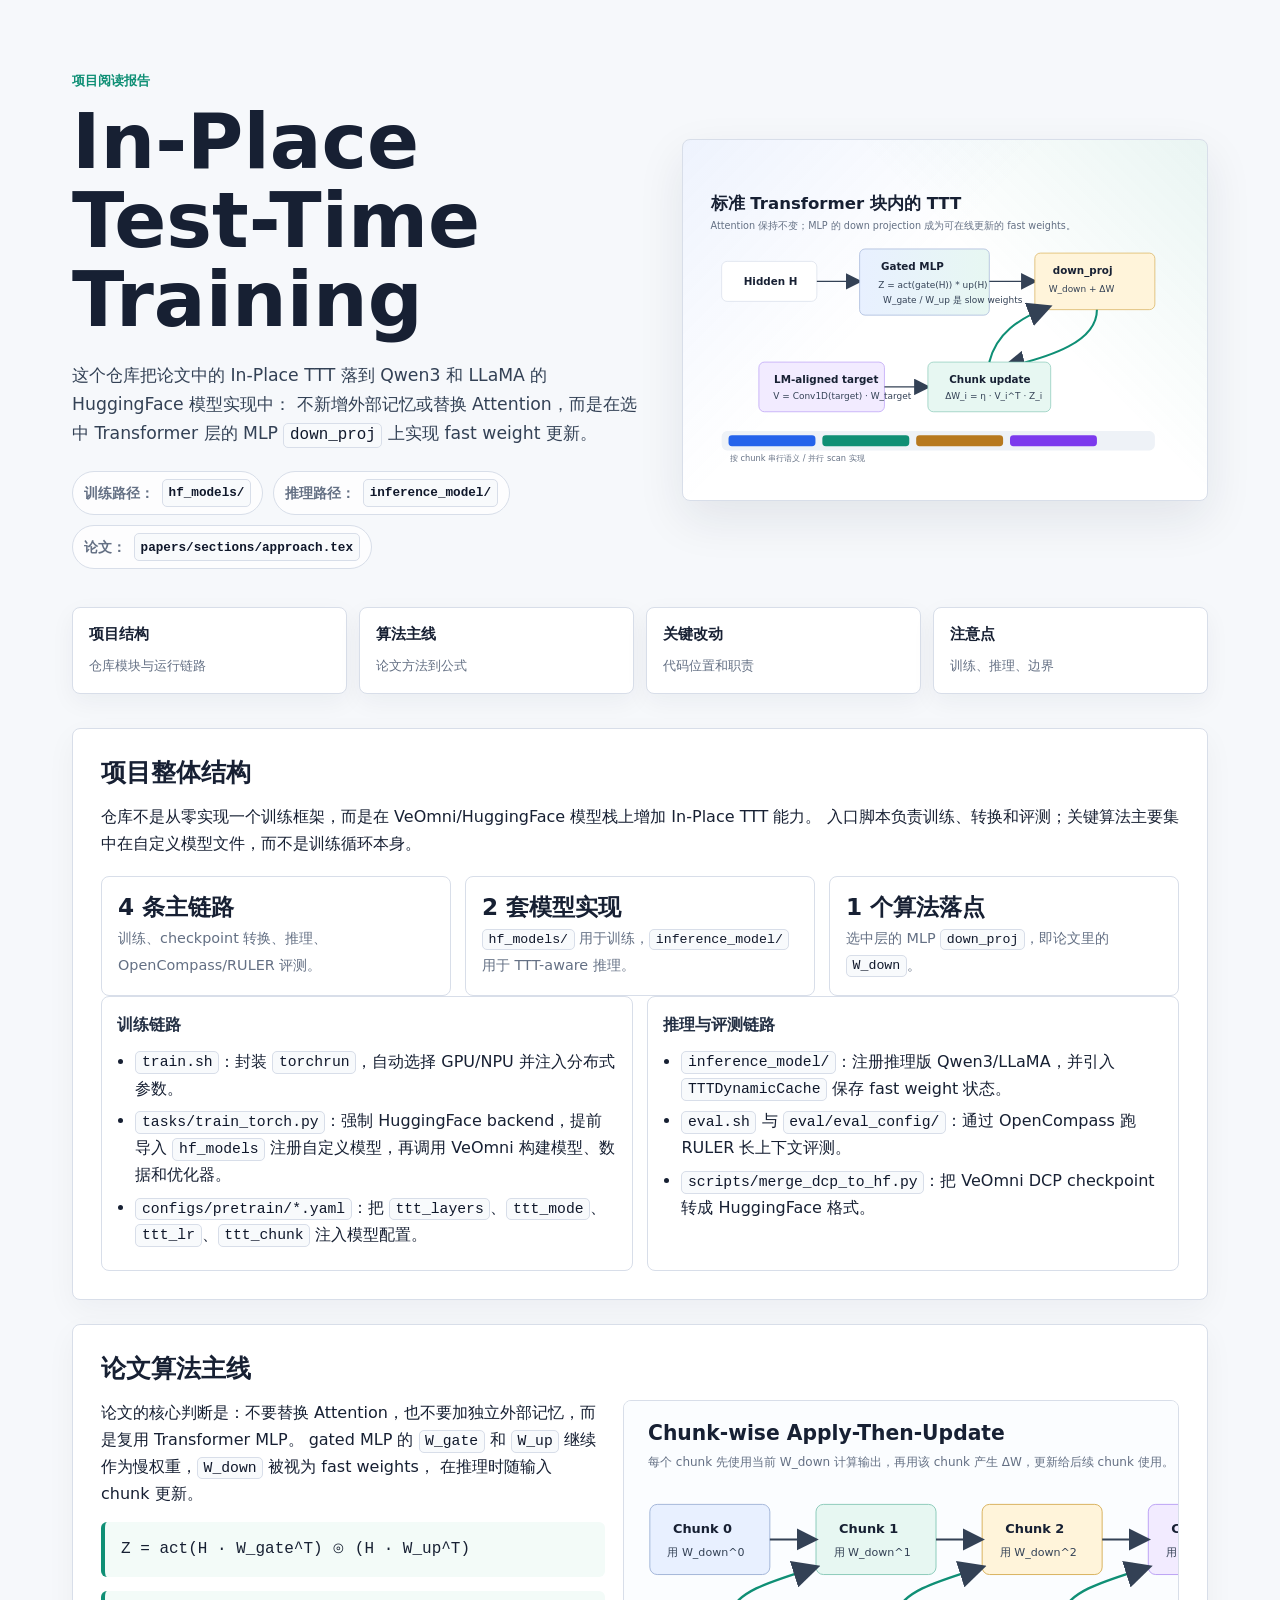
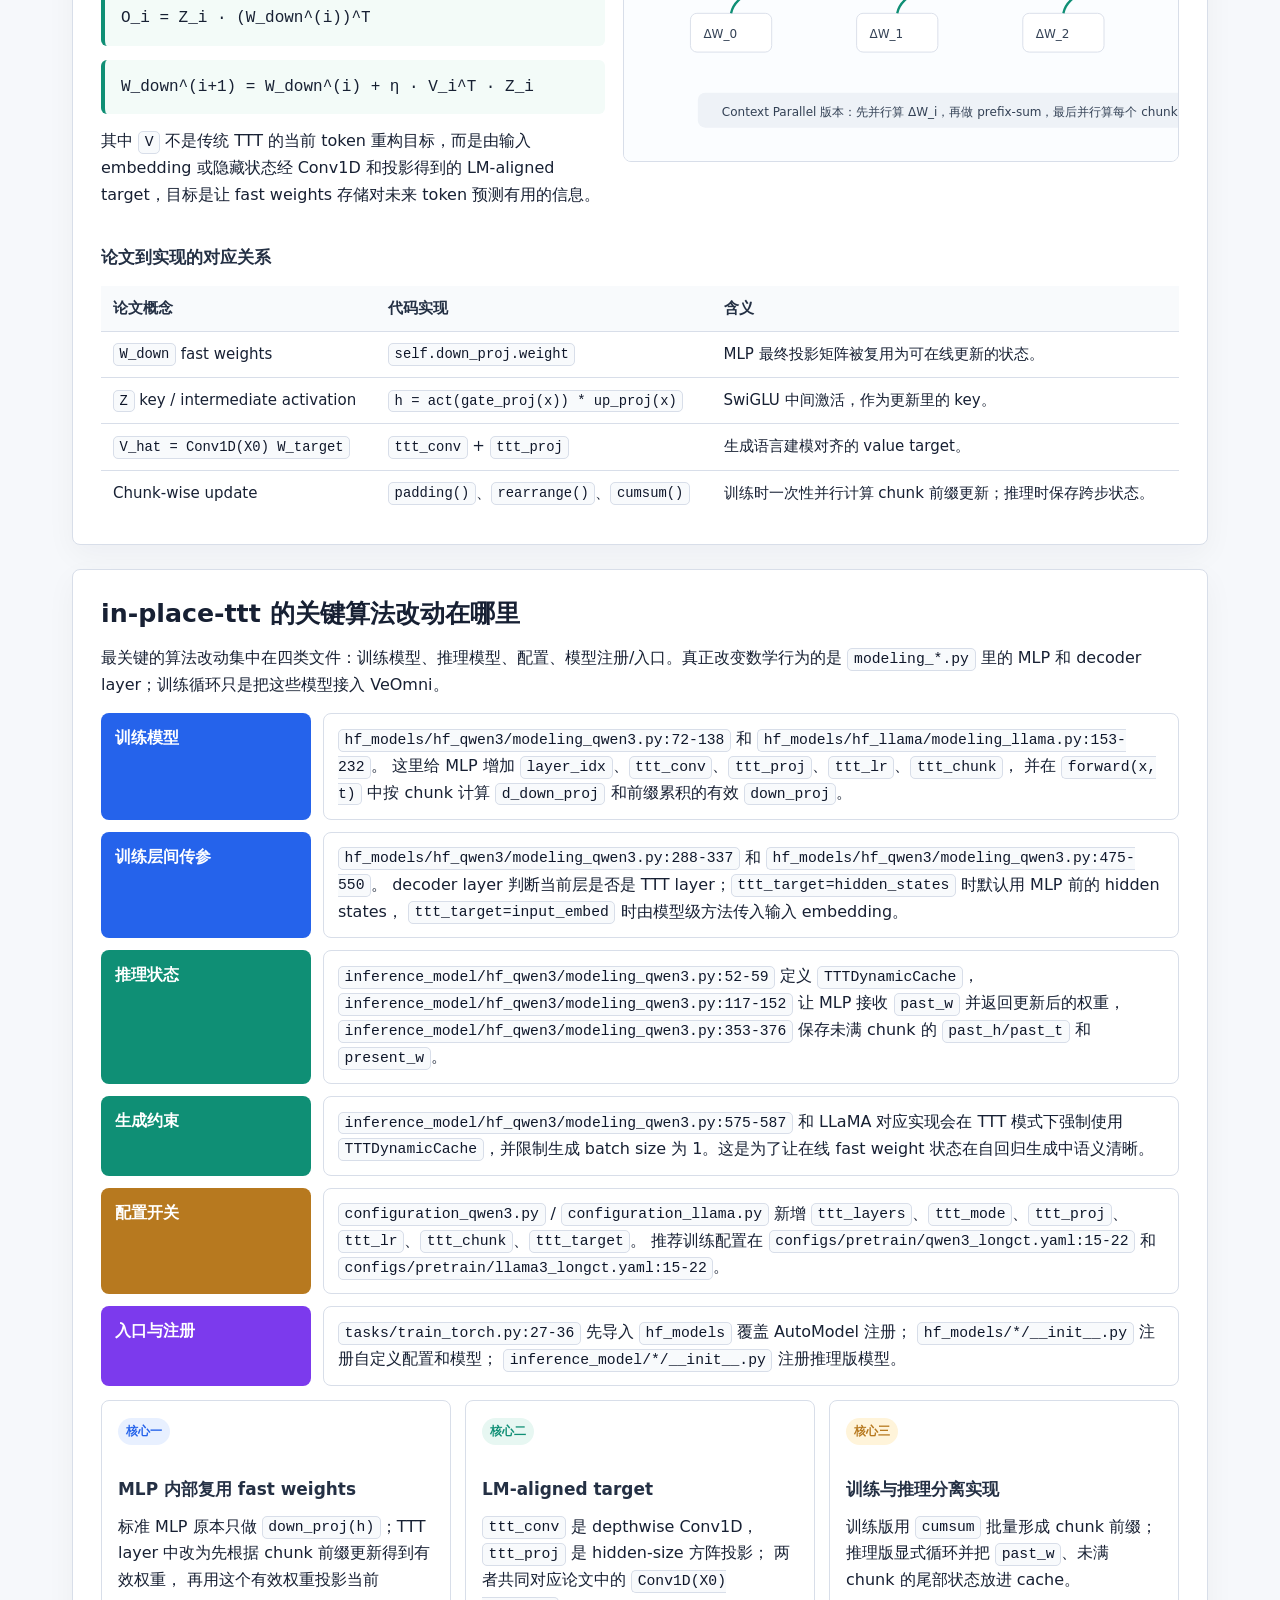
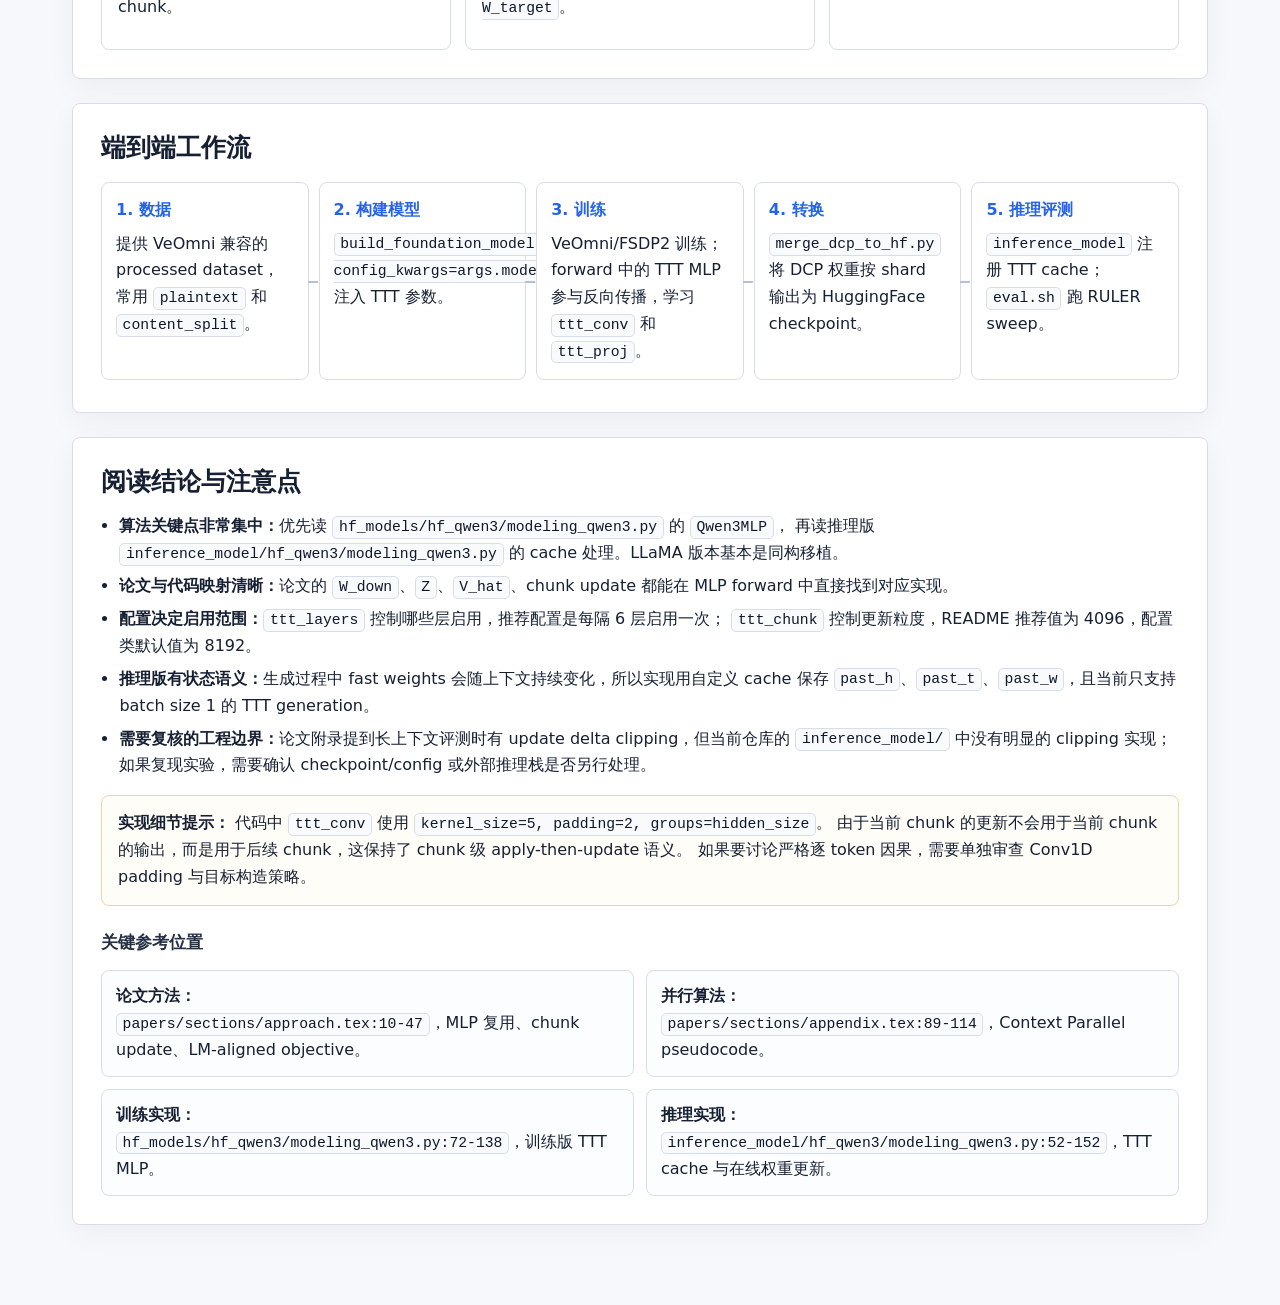
<file: in_place_ttt_report.html>
<!doctype html>
<html lang="zh-CN">
<head>
  <meta charset="utf-8">
  <meta name="viewport" content="width=device-width, initial-scale=1">
  <title>In-Place TTT 项目阅读报告</title>
  <style>
    :root {
      --bg: #f6f8fb;
      --paper: #ffffff;
      --ink: #172033;
      --muted: #647084;
      --line: #d8dee9;
      --blue: #2563eb;
      --green: #0f8f75;
      --amber: #b7791f;
      --red: #c2410c;
      --purple: #7c3aed;
      --slate: #334155;
      --soft-blue: #e8f0ff;
      --soft-green: #e7f7f2;
      --soft-amber: #fff4da;
      --soft-red: #fff0e8;
      --soft-purple: #f2ebff;
      --shadow: 0 18px 48px rgba(23, 32, 51, 0.09);
    }

    * {
      box-sizing: border-box;
    }

    html {
      scroll-behavior: smooth;
    }

    body {
      margin: 0;
      background: var(--bg);
      color: var(--ink);
      font-family: ui-sans-serif, system-ui, -apple-system, BlinkMacSystemFont, "Segoe UI", sans-serif;
      line-height: 1.68;
    }

    a {
      color: var(--blue);
      text-decoration: none;
    }

    a:hover {
      text-decoration: underline;
    }

    code {
      padding: 0.15rem 0.35rem;
      border: 1px solid var(--line);
      border-radius: 5px;
      background: #f8fafc;
      color: #0f172a;
      font-family: ui-monospace, SFMono-Regular, Menlo, Consolas, "Liberation Mono", monospace;
      font-size: 0.92em;
    }

    .shell {
      max-width: 1180px;
      margin: 0 auto;
      padding: 28px 22px 56px;
    }

    .hero {
      min-height: 58vh;
      display: grid;
      grid-template-columns: minmax(0, 1.05fr) minmax(320px, 0.95fr);
      gap: 28px;
      align-items: center;
      padding: 42px 0 26px;
    }

    .hero-copy {
      padding-right: 12px;
    }

    .eyebrow {
      margin: 0 0 10px;
      color: var(--green);
      font-size: 0.82rem;
      font-weight: 800;
      letter-spacing: 0;
      text-transform: uppercase;
    }

    h1 {
      margin: 0;
      max-width: 760px;
      font-size: clamp(2.3rem, 6vw, 5rem);
      line-height: 1.03;
      letter-spacing: 0;
    }

    .lead {
      margin: 22px 0 0;
      max-width: 720px;
      color: var(--slate);
      font-size: 1.08rem;
    }

    .hero-meta {
      display: flex;
      flex-wrap: wrap;
      gap: 10px;
      margin-top: 22px;
    }

    .pill {
      display: inline-flex;
      align-items: center;
      gap: 8px;
      padding: 7px 11px;
      border: 1px solid var(--line);
      border-radius: 999px;
      background: rgba(255, 255, 255, 0.8);
      color: var(--muted);
      font-size: 0.86rem;
      font-weight: 650;
    }

    .hero-visual {
      min-height: 360px;
      overflow: hidden;
      border: 1px solid var(--line);
      border-radius: 8px;
      background:
        linear-gradient(135deg, rgba(37, 99, 235, 0.08), transparent 42%),
        linear-gradient(225deg, rgba(15, 143, 117, 0.09), transparent 40%),
        #ffffff;
      box-shadow: var(--shadow);
    }

    .hero-visual svg {
      display: block;
      width: 100%;
      height: 100%;
      min-height: 360px;
    }

    .toc {
      display: grid;
      grid-template-columns: repeat(4, minmax(0, 1fr));
      gap: 12px;
      margin: 12px 0 34px;
    }

    .toc a {
      min-height: 70px;
      padding: 14px 16px;
      border: 1px solid var(--line);
      border-radius: 8px;
      background: var(--paper);
      color: var(--ink);
      box-shadow: 0 8px 24px rgba(23, 32, 51, 0.05);
    }

    .toc b {
      display: block;
      margin-bottom: 4px;
      font-size: 0.96rem;
    }

    .toc span {
      color: var(--muted);
      font-size: 0.82rem;
    }

    section {
      margin: 24px 0;
      padding: 28px;
      border: 1px solid var(--line);
      border-radius: 8px;
      background: var(--paper);
      box-shadow: 0 10px 30px rgba(23, 32, 51, 0.045);
    }

    h2 {
      margin: 0 0 16px;
      font-size: 1.58rem;
      line-height: 1.25;
      letter-spacing: 0;
    }

    h3 {
      margin: 22px 0 10px;
      color: #243044;
      font-size: 1.06rem;
      letter-spacing: 0;
    }

    p {
      margin: 0 0 12px;
    }

    .summary-grid {
      display: grid;
      grid-template-columns: repeat(3, minmax(0, 1fr));
      gap: 14px;
      margin-top: 18px;
    }

    .metric,
    .file-card,
    .finding,
    .note {
      border: 1px solid var(--line);
      border-radius: 8px;
      background: #fff;
    }

    .metric {
      padding: 16px;
    }

    .metric strong {
      display: block;
      margin-bottom: 4px;
      font-size: 1.45rem;
      line-height: 1.2;
    }

    .metric span {
      color: var(--muted);
      font-size: 0.9rem;
    }

    .architecture {
      display: grid;
      grid-template-columns: 0.95fr 1.05fr;
      gap: 18px;
      align-items: start;
    }

    .diagram {
      overflow: auto;
      border: 1px solid var(--line);
      border-radius: 8px;
      background: #fbfdff;
    }

    .diagram svg {
      display: block;
      min-width: 720px;
      width: 100%;
      height: auto;
    }

    .file-grid {
      display: grid;
      grid-template-columns: repeat(2, minmax(0, 1fr));
      gap: 14px;
    }

    .file-card {
      padding: 15px;
    }

    .file-card h3 {
      margin-top: 0;
      font-size: 1rem;
    }

    .file-card ul,
    .finding ul,
    .checklist,
    .plain-list {
      margin: 10px 0 0;
      padding-left: 1.15rem;
    }

    .file-card li,
    .finding li,
    .checklist li,
    .plain-list li {
      margin: 6px 0;
    }

    .findings {
      display: grid;
      grid-template-columns: repeat(3, minmax(0, 1fr));
      gap: 14px;
      margin-top: 14px;
    }

    .finding {
      padding: 16px;
    }

    .finding .tag {
      display: inline-block;
      margin-bottom: 8px;
      padding: 3px 8px;
      border-radius: 999px;
      font-size: 0.78rem;
      font-weight: 800;
    }

    .tag-blue {
      background: var(--soft-blue);
      color: var(--blue);
    }

    .tag-green {
      background: var(--soft-green);
      color: var(--green);
    }

    .tag-amber {
      background: var(--soft-amber);
      color: var(--amber);
    }

    .tag-purple {
      background: var(--soft-purple);
      color: var(--purple);
    }

    .tag-red {
      background: var(--soft-red);
      color: var(--red);
    }

    table {
      width: 100%;
      border-collapse: collapse;
      margin-top: 14px;
      font-size: 0.94rem;
    }

    th,
    td {
      padding: 10px 12px;
      border-bottom: 1px solid var(--line);
      text-align: left;
      vertical-align: top;
    }

    th {
      background: #f8fafc;
      color: #243044;
      font-weight: 750;
    }

    tr:last-child td {
      border-bottom: 0;
    }

    .formula {
      margin: 14px 0;
      padding: 14px 16px;
      border-left: 4px solid var(--green);
      border-radius: 6px;
      background: #f3fbf8;
      font-family: ui-monospace, SFMono-Regular, Menlo, Consolas, "Liberation Mono", monospace;
      overflow-x: auto;
      white-space: nowrap;
    }

    .flow {
      display: grid;
      grid-template-columns: repeat(5, minmax(130px, 1fr));
      gap: 10px;
      margin: 18px 0 4px;
    }

    .flow-step {
      position: relative;
      min-height: 122px;
      padding: 14px;
      border: 1px solid var(--line);
      border-radius: 8px;
      background: #ffffff;
    }

    .flow-step::after {
      content: "";
      position: absolute;
      top: 50%;
      right: -10px;
      width: 10px;
      border-top: 2px solid #b6c1d4;
    }

    .flow-step:last-child::after {
      display: none;
    }

    .flow-step b {
      display: block;
      margin-bottom: 7px;
      color: var(--blue);
    }

    .note {
      margin-top: 16px;
      padding: 14px 16px;
      background: #fffdf7;
      border-color: #ead7a3;
    }

    .code-map {
      display: grid;
      grid-template-columns: 210px 1fr;
      gap: 12px;
      margin-top: 14px;
    }

    .code-map .label {
      padding: 12px 14px;
      border-radius: 8px;
      color: #fff;
      font-weight: 800;
    }

    .label.train {
      background: var(--blue);
    }

    .label.infer {
      background: var(--green);
    }

    .label.config {
      background: var(--amber);
    }

    .label.ops {
      background: var(--purple);
    }

    .code-map .content {
      padding: 12px 14px;
      border: 1px solid var(--line);
      border-radius: 8px;
      background: #fff;
    }

    .refs {
      display: grid;
      grid-template-columns: repeat(2, minmax(0, 1fr));
      gap: 12px;
      margin-top: 14px;
    }

    .ref {
      padding: 12px 14px;
      border: 1px solid var(--line);
      border-radius: 8px;
      background: #fbfdff;
    }

    .muted {
      color: var(--muted);
    }

    @media (max-width: 900px) {
      .hero,
      .architecture,
      .summary-grid,
      .file-grid,
      .findings,
      .refs {
        grid-template-columns: 1fr;
      }

      .toc {
        grid-template-columns: repeat(2, minmax(0, 1fr));
      }

      .flow {
        grid-template-columns: 1fr;
      }

      .flow-step::after {
        top: auto;
        right: 50%;
        bottom: -10px;
        height: 10px;
        width: 0;
        border-top: 0;
        border-left: 2px solid #b6c1d4;
      }

      .code-map {
        grid-template-columns: 1fr;
      }
    }

    @media (max-width: 560px) {
      .shell {
        padding: 18px 12px 42px;
      }

      section {
        padding: 20px 16px;
      }

      .toc {
        grid-template-columns: 1fr;
      }
    }
  </style>
</head>
<body>
  <main class="shell">
    <header class="hero">
      <div class="hero-copy">
        <p class="eyebrow">项目阅读报告</p>
        <h1>In-Place Test-Time Training</h1>
        <p class="lead">
          这个仓库把论文中的 In-Place TTT 落到 Qwen3 和 LLaMA 的 HuggingFace 模型实现中：
          不新增外部记忆或替换 Attention，而是在选中 Transformer 层的 MLP <code>down_proj</code> 上实现 fast weight 更新。
        </p>
        <div class="hero-meta">
          <span class="pill">训练路径：<code>hf_models/</code></span>
          <span class="pill">推理路径：<code>inference_model/</code></span>
          <span class="pill">论文：<code>papers/sections/approach.tex</code></span>
        </div>
      </div>
      <div class="hero-visual" aria-label="In-Place TTT 总览图">
        <svg viewBox="0 0 760 430" role="img">
          <defs>
            <marker id="arrow" markerWidth="12" markerHeight="12" refX="10" refY="6" orient="auto">
              <path d="M0,0 L12,6 L0,12 z" fill="#334155"></path>
            </marker>
            <linearGradient id="blockGrad" x1="0" x2="1">
              <stop offset="0" stop-color="#e8f0ff"></stop>
              <stop offset="1" stop-color="#e7f7f2"></stop>
            </linearGradient>
          </defs>
          <rect x="0" y="0" width="760" height="430" fill="transparent"></rect>
          <text x="40" y="54" font-size="24" font-weight="800" fill="#172033">标准 Transformer 块内的 TTT</text>
          <text x="40" y="83" font-size="14" fill="#647084">Attention 保持不变；MLP 的 down projection 成为可在线更新的 fast weights。</text>

          <rect x="56" y="130" width="138" height="58" rx="8" fill="#fff" stroke="#d8dee9"></rect>
          <text x="88" y="164" font-size="15" font-weight="700" fill="#172033">Hidden H</text>

          <line x1="194" y1="159" x2="256" y2="159" stroke="#334155" stroke-width="2" marker-end="url(#arrow)"></line>
          <rect x="256" y="112" width="188" height="96" rx="8" fill="url(#blockGrad)" stroke="#9fb2d6"></rect>
          <text x="287" y="143" font-size="15" font-weight="800" fill="#172033">Gated MLP</text>
          <text x="283" y="169" font-size="13" fill="#334155">Z = act(gate(H)) * up(H)</text>
          <text x="290" y="191" font-size="13" fill="#334155">W_gate / W_up 是 slow weights</text>

          <line x1="444" y1="159" x2="510" y2="159" stroke="#334155" stroke-width="2" marker-end="url(#arrow)"></line>
          <rect x="510" y="118" width="174" height="82" rx="8" fill="#fff4da" stroke="#d7ae55"></rect>
          <text x="536" y="149" font-size="15" font-weight="800" fill="#172033">down_proj</text>
          <text x="530" y="174" font-size="13" fill="#334155">W_down + ΔW</text>

          <path d="M600 200 C600 246, 535 268, 466 284" fill="none" stroke="#0f8f75" stroke-width="3" marker-end="url(#arrow)"></path>
          <rect x="110" y="276" width="182" height="72" rx="8" fill="#f2ebff" stroke="#b89df5"></rect>
          <text x="132" y="306" font-size="15" font-weight="800" fill="#172033">LM-aligned target</text>
          <text x="131" y="330" font-size="13" fill="#334155">V = Conv1D(target) · W_target</text>

          <line x1="292" y1="312" x2="355" y2="312" stroke="#334155" stroke-width="2" marker-end="url(#arrow)"></line>
          <rect x="355" y="276" width="178" height="72" rx="8" fill="#e7f7f2" stroke="#86c8b7"></rect>
          <text x="386" y="306" font-size="15" font-weight="800" fill="#172033">Chunk update</text>
          <text x="380" y="330" font-size="13" fill="#334155">ΔW_i = η · V_i^T · Z_i</text>

          <path d="M444 276 C454 235, 486 213, 530 196" fill="none" stroke="#0f8f75" stroke-width="3" marker-end="url(#arrow)"></path>

          <rect x="56" y="376" width="628" height="28" rx="8" fill="#eef2f7"></rect>
          <rect x="66" y="382" width="126" height="16" rx="5" fill="#2563eb"></rect>
          <rect x="202" y="382" width="126" height="16" rx="5" fill="#0f8f75"></rect>
          <rect x="338" y="382" width="126" height="16" rx="5" fill="#b7791f"></rect>
          <rect x="474" y="382" width="126" height="16" rx="5" fill="#7c3aed"></rect>
          <text x="68" y="420" font-size="12" fill="#647084">按 chunk 串行语义 / 并行 scan 实现</text>
        </svg>
      </div>
    </header>

    <nav class="toc" aria-label="报告目录">
      <a href="#project"><b>项目结构</b><span>仓库模块与运行链路</span></a>
      <a href="#algorithm"><b>算法主线</b><span>论文方法到公式</span></a>
      <a href="#implementation"><b>关键改动</b><span>代码位置和职责</span></a>
      <a href="#notes"><b>注意点</b><span>训练、推理、边界</span></a>
    </nav>

    <section id="project">
      <h2>项目整体结构</h2>
      <p>
        仓库不是从零实现一个训练框架，而是在 VeOmni/HuggingFace 模型栈上增加 In-Place TTT 能力。
        入口脚本负责训练、转换和评测；关键算法主要集中在自定义模型文件，而不是训练循环本身。
      </p>

      <div class="summary-grid">
        <div class="metric">
          <strong>4 条主链路</strong>
          <span>训练、checkpoint 转换、推理、OpenCompass/RULER 评测。</span>
        </div>
        <div class="metric">
          <strong>2 套模型实现</strong>
          <span><code>hf_models/</code> 用于训练，<code>inference_model/</code> 用于 TTT-aware 推理。</span>
        </div>
        <div class="metric">
          <strong>1 个算法落点</strong>
          <span>选中层的 MLP <code>down_proj</code>，即论文里的 <code>W_down</code>。</span>
        </div>
      </div>

      <div class="file-grid">
        <div class="file-card">
          <h3>训练链路</h3>
          <ul>
            <li><code>train.sh</code>：封装 <code>torchrun</code>，自动选择 GPU/NPU 并注入分布式参数。</li>
            <li><code>tasks/train_torch.py</code>：强制 HuggingFace backend，提前导入 <code>hf_models</code> 注册自定义模型，再调用 VeOmni 构建模型、数据和优化器。</li>
            <li><code>configs/pretrain/*.yaml</code>：把 <code>ttt_layers</code>、<code>ttt_mode</code>、<code>ttt_lr</code>、<code>ttt_chunk</code> 注入模型配置。</li>
          </ul>
        </div>
        <div class="file-card">
          <h3>推理与评测链路</h3>
          <ul>
            <li><code>inference_model/</code>：注册推理版 Qwen3/LLaMA，并引入 <code>TTTDynamicCache</code> 保存 fast weight 状态。</li>
            <li><code>eval.sh</code> 与 <code>eval/eval_config/</code>：通过 OpenCompass 跑 RULER 长上下文评测。</li>
            <li><code>scripts/merge_dcp_to_hf.py</code>：把 VeOmni DCP checkpoint 转成 HuggingFace 格式。</li>
          </ul>
        </div>
      </div>
    </section>

    <section id="algorithm">
      <h2>论文算法主线</h2>
      <div class="architecture">
        <div>
          <p>
            论文的核心判断是：不要替换 Attention，也不要加独立外部记忆，而是复用 Transformer MLP。
            gated MLP 的 <code>W_gate</code> 和 <code>W_up</code> 继续作为慢权重，<code>W_down</code> 被视为 fast weights，
            在推理时随输入 chunk 更新。
          </p>
          <div class="formula">Z = act(H · W_gate^T) ⊙ (H · W_up^T)</div>
          <div class="formula">O_i = Z_i · (W_down^(i))^T</div>
          <div class="formula">W_down^(i+1) = W_down^(i) + η · V_i^T · Z_i</div>
          <p>
            其中 <code>V</code> 不是传统 TTT 的当前 token 重构目标，而是由输入 embedding 或隐藏状态经 Conv1D 和投影得到的
            LM-aligned target，目标是让 fast weights 存储对未来 token 预测有用的信息。
          </p>
        </div>
        <div class="diagram" aria-label="Chunk-wise apply then update SVG">
          <svg viewBox="0 0 780 390" role="img">
            <defs>
              <marker id="arrow2" markerWidth="12" markerHeight="12" refX="10" refY="6" orient="auto">
                <path d="M0,0 L12,6 L0,12 z" fill="#334155"></path>
              </marker>
            </defs>
            <rect x="0" y="0" width="780" height="390" fill="#fbfdff"></rect>
            <text x="26" y="42" font-size="22" font-weight="800" fill="#172033">Chunk-wise Apply-Then-Update</text>
            <text x="26" y="70" font-size="13" fill="#647084">每个 chunk 先使用当前 W_down 计算输出，再用该 chunk 产生 ΔW，更新给后续 chunk 使用。</text>

            <g transform="translate(28,112)">
              <rect width="130" height="76" rx="8" fill="#e8f0ff" stroke="#9fb2d6"></rect>
              <text x="25" y="31" font-size="14" font-weight="800" fill="#172033">Chunk 0</text>
              <text x="19" y="56" font-size="12" fill="#334155">用 W_down^0</text>
            </g>
            <g transform="translate(208,112)">
              <rect width="130" height="76" rx="8" fill="#e7f7f2" stroke="#86c8b7"></rect>
              <text x="25" y="31" font-size="14" font-weight="800" fill="#172033">Chunk 1</text>
              <text x="19" y="56" font-size="12" fill="#334155">用 W_down^1</text>
            </g>
            <g transform="translate(388,112)">
              <rect width="130" height="76" rx="8" fill="#fff4da" stroke="#d7ae55"></rect>
              <text x="25" y="31" font-size="14" font-weight="800" fill="#172033">Chunk 2</text>
              <text x="19" y="56" font-size="12" fill="#334155">用 W_down^2</text>
            </g>
            <g transform="translate(568,112)">
              <rect width="130" height="76" rx="8" fill="#f2ebff" stroke="#b89df5"></rect>
              <text x="25" y="31" font-size="14" font-weight="800" fill="#172033">Chunk 3</text>
              <text x="19" y="56" font-size="12" fill="#334155">用 W_down^3</text>
            </g>

            <line x1="158" y1="150" x2="207" y2="150" stroke="#334155" stroke-width="2" marker-end="url(#arrow2)"></line>
            <line x1="338" y1="150" x2="387" y2="150" stroke="#334155" stroke-width="2" marker-end="url(#arrow2)"></line>
            <line x1="518" y1="150" x2="567" y2="150" stroke="#334155" stroke-width="2" marker-end="url(#arrow2)"></line>

            <g transform="translate(72,230)">
              <rect width="88" height="42" rx="7" fill="#fff" stroke="#d8dee9"></rect>
              <text x="14" y="27" font-size="13" fill="#334155">ΔW_0</text>
            </g>
            <g transform="translate(252,230)">
              <rect width="88" height="42" rx="7" fill="#fff" stroke="#d8dee9"></rect>
              <text x="14" y="27" font-size="13" fill="#334155">ΔW_1</text>
            </g>
            <g transform="translate(432,230)">
              <rect width="88" height="42" rx="7" fill="#fff" stroke="#d8dee9"></rect>
              <text x="14" y="27" font-size="13" fill="#334155">ΔW_2</text>
            </g>

            <path d="M116 230 C120 206, 164 194, 208 180" fill="none" stroke="#0f8f75" stroke-width="2.5" marker-end="url(#arrow2)"></path>
            <path d="M296 230 C300 206, 344 194, 388 180" fill="none" stroke="#0f8f75" stroke-width="2.5" marker-end="url(#arrow2)"></path>
            <path d="M476 230 C480 206, 524 194, 568 180" fill="none" stroke="#0f8f75" stroke-width="2.5" marker-end="url(#arrow2)"></path>

            <rect x="80" y="316" width="590" height="38" rx="8" fill="#eef2f7"></rect>
            <text x="106" y="341" font-size="13" fill="#334155">Context Parallel 版本：先并行算 ΔW_i，再做 prefix-sum，最后并行算每个 chunk 的有效 W_down。</text>
          </svg>
        </div>
      </div>

      <h3>论文到实现的对应关系</h3>
      <table>
        <thead>
          <tr>
            <th>论文概念</th>
            <th>代码实现</th>
            <th>含义</th>
          </tr>
        </thead>
        <tbody>
          <tr>
            <td><code>W_down</code> fast weights</td>
            <td><code>self.down_proj.weight</code></td>
            <td>MLP 最终投影矩阵被复用为可在线更新的状态。</td>
          </tr>
          <tr>
            <td><code>Z</code> key / intermediate activation</td>
            <td><code>h = act(gate_proj(x)) * up_proj(x)</code></td>
            <td>SwiGLU 中间激活，作为更新里的 key。</td>
          </tr>
          <tr>
            <td><code>V_hat = Conv1D(X0) W_target</code></td>
            <td><code>ttt_conv</code> + <code>ttt_proj</code></td>
            <td>生成语言建模对齐的 value target。</td>
          </tr>
          <tr>
            <td>Chunk-wise update</td>
            <td><code>padding()</code>、<code>rearrange()</code>、<code>cumsum()</code></td>
            <td>训练时一次性并行计算 chunk 前缀更新；推理时保存跨步状态。</td>
          </tr>
        </tbody>
      </table>
    </section>

    <section id="implementation">
      <h2>in-place-ttt 的关键算法改动在哪里</h2>
      <p>
        最关键的算法改动集中在四类文件：训练模型、推理模型、配置、模型注册/入口。真正改变数学行为的是
        <code>modeling_*.py</code> 里的 MLP 和 decoder layer；训练循环只是把这些模型接入 VeOmni。
      </p>

      <div class="code-map">
        <div class="label train">训练模型</div>
        <div class="content">
          <code>hf_models/hf_qwen3/modeling_qwen3.py:72-138</code> 和
          <code>hf_models/hf_llama/modeling_llama.py:153-232</code>。
          这里给 MLP 增加 <code>layer_idx</code>、<code>ttt_conv</code>、<code>ttt_proj</code>、<code>ttt_lr</code>、<code>ttt_chunk</code>，
          并在 <code>forward(x, t)</code> 中按 chunk 计算 <code>d_down_proj</code> 和前缀累积的有效 <code>down_proj</code>。
        </div>

        <div class="label train">训练层间传参</div>
        <div class="content">
          <code>hf_models/hf_qwen3/modeling_qwen3.py:288-337</code> 和
          <code>hf_models/hf_qwen3/modeling_qwen3.py:475-550</code>。
          decoder layer 判断当前层是否是 TTT layer；<code>ttt_target=hidden_states</code> 时默认用 MLP 前的 hidden states，
          <code>ttt_target=input_embed</code> 时由模型级方法传入输入 embedding。
        </div>

        <div class="label infer">推理状态</div>
        <div class="content">
          <code>inference_model/hf_qwen3/modeling_qwen3.py:52-59</code> 定义 <code>TTTDynamicCache</code>，
          <code>inference_model/hf_qwen3/modeling_qwen3.py:117-152</code> 让 MLP 接收 <code>past_w</code> 并返回更新后的权重，
          <code>inference_model/hf_qwen3/modeling_qwen3.py:353-376</code> 保存未满 chunk 的 <code>past_h/past_t</code> 和 <code>present_w</code>。
        </div>

        <div class="label infer">生成约束</div>
        <div class="content">
          <code>inference_model/hf_qwen3/modeling_qwen3.py:575-587</code> 和 LLaMA 对应实现会在 TTT 模式下强制使用
          <code>TTTDynamicCache</code>，并限制生成 batch size 为 1。这是为了让在线 fast weight 状态在自回归生成中语义清晰。
        </div>

        <div class="label config">配置开关</div>
        <div class="content">
          <code>configuration_qwen3.py</code> / <code>configuration_llama.py</code> 新增
          <code>ttt_layers</code>、<code>ttt_mode</code>、<code>ttt_proj</code>、<code>ttt_lr</code>、<code>ttt_chunk</code>、<code>ttt_target</code>。
          推荐训练配置在 <code>configs/pretrain/qwen3_longct.yaml:15-22</code> 和
          <code>configs/pretrain/llama3_longct.yaml:15-22</code>。
        </div>

        <div class="label ops">入口与注册</div>
        <div class="content">
          <code>tasks/train_torch.py:27-36</code> 先导入 <code>hf_models</code> 覆盖 AutoModel 注册；
          <code>hf_models/*/__init__.py</code> 注册自定义配置和模型；
          <code>inference_model/*/__init__.py</code> 注册推理版模型。
        </div>
      </div>

      <div class="findings">
        <div class="finding">
          <span class="tag tag-blue">核心一</span>
          <h3>MLP 内部复用 fast weights</h3>
          <p>
            标准 MLP 原本只做 <code>down_proj(h)</code>；TTT layer 中改为先根据 chunk 前缀更新得到有效权重，
            再用这个有效权重投影当前 chunk。
          </p>
        </div>
        <div class="finding">
          <span class="tag tag-green">核心二</span>
          <h3>LM-aligned target</h3>
          <p>
            <code>ttt_conv</code> 是 depthwise Conv1D，<code>ttt_proj</code> 是 hidden-size 方阵投影；
            两者共同对应论文中的 <code>Conv1D(X0) W_target</code>。
          </p>
        </div>
        <div class="finding">
          <span class="tag tag-amber">核心三</span>
          <h3>训练与推理分离实现</h3>
          <p>
            训练版用 <code>cumsum</code> 批量形成 chunk 前缀；推理版显式循环并把 <code>past_w</code>、未满 chunk 的尾部状态放进 cache。
          </p>
        </div>
      </div>
    </section>

    <section id="workflow">
      <h2>端到端工作流</h2>
      <div class="flow">
        <div class="flow-step">
          <b>1. 数据</b>
          <span>提供 VeOmni 兼容的 processed dataset，常用 <code>plaintext</code> 和 <code>content_split</code>。</span>
        </div>
        <div class="flow-step">
          <b>2. 构建模型</b>
          <span><code>build_foundation_model(..., config_kwargs=args.model.foundation)</code> 注入 TTT 参数。</span>
        </div>
        <div class="flow-step">
          <b>3. 训练</b>
          <span>VeOmni/FSDP2 训练；forward 中的 TTT MLP 参与反向传播，学习 <code>ttt_conv</code> 和 <code>ttt_proj</code>。</span>
        </div>
        <div class="flow-step">
          <b>4. 转换</b>
          <span><code>merge_dcp_to_hf.py</code> 将 DCP 权重按 shard 输出为 HuggingFace checkpoint。</span>
        </div>
        <div class="flow-step">
          <b>5. 推理评测</b>
          <span><code>inference_model</code> 注册 TTT cache；<code>eval.sh</code> 跑 RULER sweep。</span>
        </div>
      </div>
    </section>

    <section id="notes">
      <h2>阅读结论与注意点</h2>
      <ul class="checklist">
        <li>
          <strong>算法关键点非常集中：</strong>优先读 <code>hf_models/hf_qwen3/modeling_qwen3.py</code> 的 <code>Qwen3MLP</code>，
          再读推理版 <code>inference_model/hf_qwen3/modeling_qwen3.py</code> 的 cache 处理。LLaMA 版本基本是同构移植。
        </li>
        <li>
          <strong>论文与代码映射清晰：</strong>论文的 <code>W_down</code>、<code>Z</code>、<code>V_hat</code>、chunk update
          都能在 MLP forward 中直接找到对应实现。
        </li>
        <li>
          <strong>配置决定启用范围：</strong><code>ttt_layers</code> 控制哪些层启用，推荐配置是每隔 6 层启用一次；
          <code>ttt_chunk</code> 控制更新粒度，README 推荐值为 4096，配置类默认值为 8192。
        </li>
        <li>
          <strong>推理版有状态语义：</strong>生成过程中 fast weights 会随上下文持续变化，所以实现用自定义 cache 保存
          <code>past_h</code>、<code>past_t</code>、<code>past_w</code>，且当前只支持 batch size 1 的 TTT generation。
        </li>
        <li>
          <strong>需要复核的工程边界：</strong>论文附录提到长上下文评测时有 update delta clipping，但当前仓库的
          <code>inference_model/</code> 中没有明显的 clipping 实现；如果复现实验，需要确认 checkpoint/config 或外部推理栈是否另行处理。
        </li>
      </ul>

      <div class="note">
        <strong>实现细节提示：</strong>
        代码中 <code>ttt_conv</code> 使用 <code>kernel_size=5, padding=2, groups=hidden_size</code>。
        由于当前 chunk 的更新不会用于当前 chunk 的输出，而是用于后续 chunk，这保持了 chunk 级 apply-then-update 语义。
        如果要讨论严格逐 token 因果，需要单独审查 Conv1D padding 与目标构造策略。
      </div>

      <h3>关键参考位置</h3>
      <div class="refs">
        <div class="ref">
          <strong>论文方法：</strong><br>
          <code>papers/sections/approach.tex:10-47</code>，MLP 复用、chunk update、LM-aligned objective。
        </div>
        <div class="ref">
          <strong>并行算法：</strong><br>
          <code>papers/sections/appendix.tex:89-114</code>，Context Parallel pseudocode。
        </div>
        <div class="ref">
          <strong>训练实现：</strong><br>
          <code>hf_models/hf_qwen3/modeling_qwen3.py:72-138</code>，训练版 TTT MLP。
        </div>
        <div class="ref">
          <strong>推理实现：</strong><br>
          <code>inference_model/hf_qwen3/modeling_qwen3.py:52-152</code>，TTT cache 与在线权重更新。
        </div>
      </div>
    </section>
  </main>
</body>
</html>
</file>
